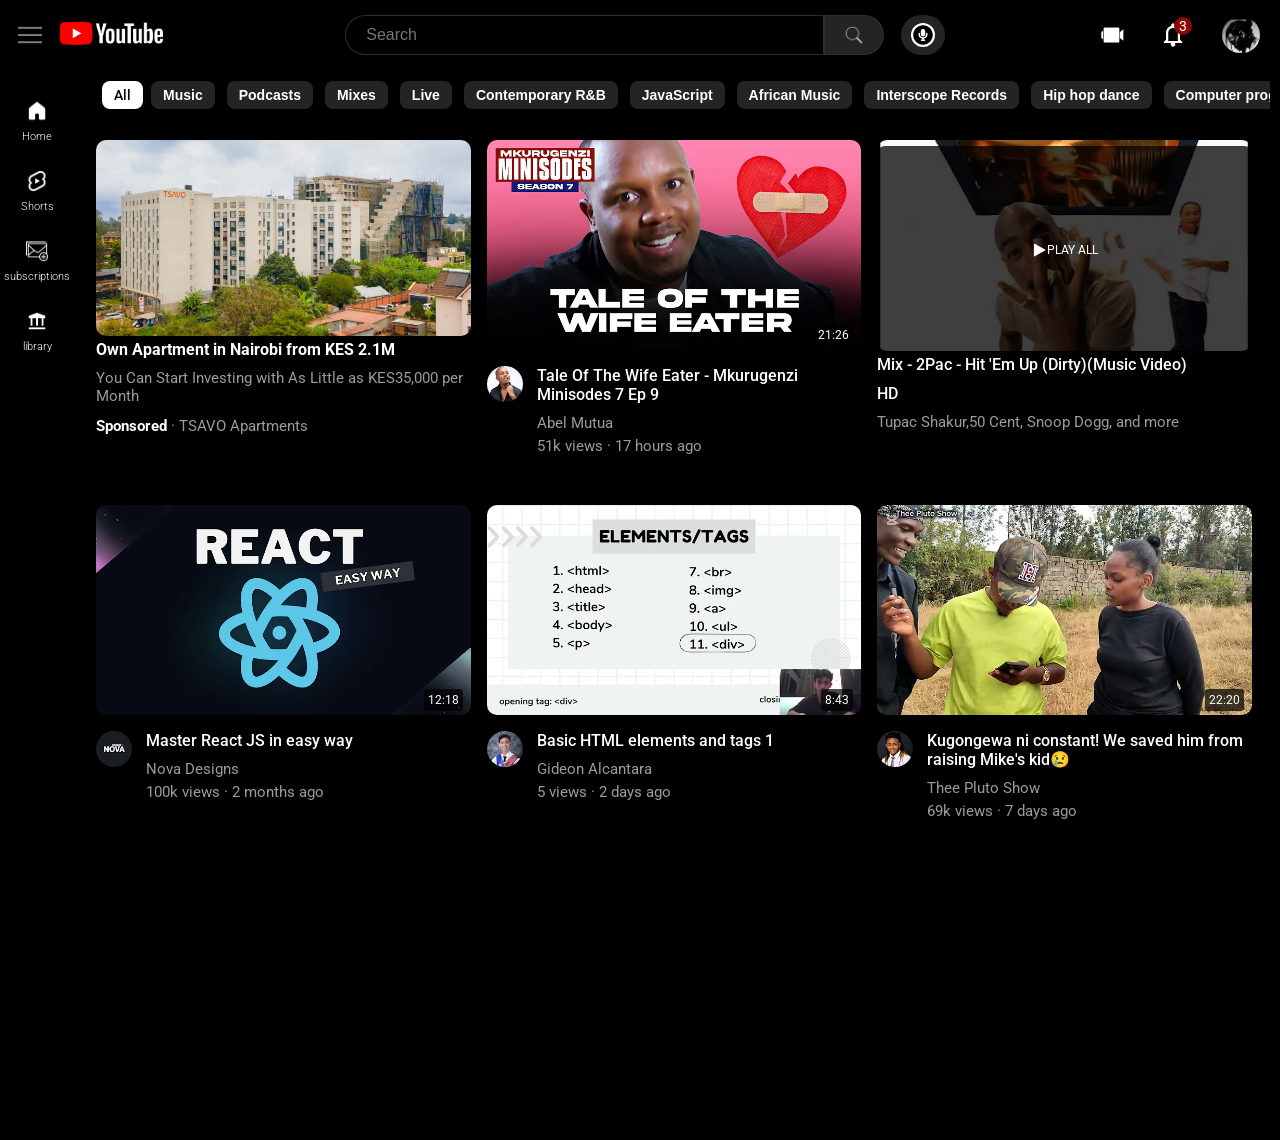
<file: index.html>
<!DOCTYPE html>
<html>
  <head>
    <title>practice.code</title>

    <link rel="preconnect" href="https://fonts.googleapis.com">
    <link rel="preconnect" href="https://fonts.gstatic.com" crossorigin>
    <link href="https://fonts.googleapis.com/css2?family=Roboto:ital,wght@0,100;0,300;0,400;0,500;0,700;0,900;1,100;1,300;1,400;1,500;1,700;1,900&display=swap" rel="stylesheet">

    <link rel="stylesheet" href="video.css">
    <link rel="stylesheet" href="general.css">
    <link rel="stylesheet" href="header.css">
    <link rel="stylesheet" href="youtube-top-nav.css">
    <link rel="stylesheet" href="navigation-bar.css"> 
  </head>
  <body>
    <main>
      <header class="header">
        <div class="left-section">
          <img src="icons/line.png">
          <abbr title="YouTube Home">
            <img src="icons/youtube.png">
          </abbr>     
        </div>
        <div class="middle-section">
          <input type="text" placeholder="Search" class="search-bar">
          <button class="search-icon-button">
            <img class="search-icon" src="icons/search1.png">
            <div class="tooltip">Search</div>
          </button>
          <button class="voice-icon-button">
            <img class="voice-icon" src="icons/mic-circle.svg">
            <div class="tooltip">Search with your voice</div>
          </button>
        </div>
        <div class="right-section">
          <div class="upload-icon-container">
            <img class="camera-icon" src="icons/camera.jpg">
            <div class="tooltip">Create</div>
          </div>
          <div class="notification-icon-container">
            <img class="notification-icon" src="icons/notification.png">
            <div class="notification-count">3</div>
            <div class="tooltip">Notifications</div>
          </div>
          <img class="offset-image" src="thumbnails/offset.jpg">
        </div>
      </header>

      <nav class="youtube-top-navbar">
        <div style="background-color: #fff;
         color: rgb(0,0,0);
         padding: 6px 12px;
         border-radius: 8px;
         margin-right: 8px;
         font-size: 14px;
         font-weight: 500;
         ">All</div>
        <button>Music</button>
        <button>Podcasts</button>
        <button>Mixes</button>
        <button>Live</button>
        <button>Contemporary R&B</button>
        <button>JavaScript</button>
        <button>African Music</button>
        <button>Interscope Records</button>
        <button>Hip hop dance</button>
        <button>Computer programming</button>
        <button>Gaming</button>
        <button>Southern Hip Hop</button>
        <button>Wealth</button>
        <button>Sketch comedy</button>
        <button>Freestyle Rap</button>
        <button>Belief</button>
        <button>Motivation</button>
        <button>recently uploaded</button>
        <button>Watched</button>
        <button>New to you</button>
      </nav>

      <nav class="sidebar">
        <abbr title="Home">
          <div class="sidebar-link">
            <img src="icons/home.png">
            <div>Home</div>
          </div>
        </abbr>
        <abbr title="Shorts">
          <div class="sidebar-link">
            <img src="icons/shorts.png">
            <div>Shorts</div>
          </div>
        </abbr>
        <abbr title="Subscriptions">
          <div class="sidebar-link">
            <img src="icons/subscription.png">
            <div>subscriptions</div>
          </div>
        </abbr>     
        <abbr title="Library">
          <div class="sidebar-link">
            <img src="icons/library.png">
            <div>library</div>
          </div>
        </abbr>      
      </nav>

      <section class="video-grid">
        <a target="_blank" href="https://tsavo.ke/lp/zerodeposit-g/?utm_term=&utm_campaign=Buy+rental+properties+(20-01-2023)+-+Discovery&utm_source=adwords&utm_medium=ppc&hsa_acc=8213487003&hsa_cam=19592352950&hsa_grp=145769219935&hsa_ad=645596621647&hsa_src=&hsa_tgt=&hsa_kw=&hsa_mt=&hsa_net=adwords&hsa_ver=3&gclid=CjwKCAjwmaO4BhAhEiwA5p4YLzNwuRdmSJmTrxbrlntKLjpHEiRcBUb9s7TyNCfeFNvN6pcZbJTofhoCK_YQAvD_BwE">
          <div class="video-preview">
            <div class="thumbnail-row">
              <img class="thumbnail" src="thumbnails/image1.jpg">
            </div> 
            <div>
             <p class="video-title"><strong>Own Apartment in Nairobi from KES 2.1M</strong></p>
             <p class="video-stats" style="margin-bottom: 12px;">You Can Start Investing with As Little as KES35,000 per Month</p>
             <p class="video-stats"><strong>Sponsored</strong> &#183; TSAVO Apartments</p>
            </div>
          </div>
        </a>     

        <a href="https://www.youtube.com/watch?v=6N7dFu5QX3s&pp=ygUWdGFsZSBvZiB0aGUgd2lmZSBlYXRlcg%3D%3D">
          <div class="video-preview">
            <div class="thumbnail-row">
              <img class="thumbnail" src="thumbnails/image2.webp">
              <div class="video-time">21:26</div>
            </div> 
            <div class="video-info">
              <div class="channel-picture">
                <img class="profile-picture" src="channel-picture/channel-picture1.jpg">      
              </div>
              <div>
               <p class="video-title">Tale Of The Wife Eater - Mkurugenzi Minisodes 7 Ep 9</p>
               <p class="video-author">Abel Mutua</p>
               <p class="video-stats">51k views &#183; 17 hours ago</p>
              </div>
            </div>
          </div>
        </a>

        <a href="https://www.youtube.com/watch?v=41qC3w3UUkU&list=RD41qC3w3UUkU&start_radio=1">
          <div class="video-preview">
            <div class="thumbnail-row" style="
              border-top-left-radius: 24px;
              border-top-right-radius: 24px;
              ">
              <img class="thumbnail" src="thumbnails/image3.jpg">  
              <div class="mix-play"><img class="play-icon" src="icons/play.png"> PLAY ALL</div>  
            </div> 
            <div>        
              <div>
               <p class="video-title">Mix - 2Pac - Hit 'Em Up (Dirty)(Music Video)</p>
               <p class="video-title">HD</p>
               <p class="video-stats">Tupac Shakur,50 Cent, Snoop Dogg, and more</p>
              </div>
            </div>
          </div>
        </a>
        
        <a href="https://www.youtube.com/watch?v=E8lXC2mR6-k&pp=ygUPbWFzdGVyIHJlYWN0IGpz">
          <div class="video-preview">
            <div class="thumbnail-row">
              <img class="thumbnail" src="thumbnails/image4.webp">
              <div class="video-time">12:18</div>
            </div> 
            <div class="video-info">  
              <div class="channel-picture">
                <img class="profile-picture" src="channel-picture/channel-picture2.jpg">          
              </div>      
              <div>
               <p class="video-title">Master React JS in easy way</p>
               <p class="video-author">Nova Designs</p>
               <p class="video-stats">100k views &#183; 2 months ago</p>
              </div>
            </div>
          </div>
        </a>  

        <a href="https://www.youtube.com/watch?v=X-ES5DgxEtE&pp=ygUsYmFzaWMgaHRtbCB0YWdzIGFuZCBlbGVtZW50IGdpZGVvbiBhbGNhbnRhcmE%3D">
          <div class="video-preview">
            <div class="thumbnail-row">
              <img class="thumbnail" src="thumbnails/image5.webp">
              <div class="video-time">8:43</div>
            </div> 
            <div class="video-info">  
              <div class="channel-picture">
                <img class="profile-picture" src="channel-picture/channel-picture3.jpg">         
              </div>      
              <div>
               <p class="video-title">Basic HTML elements and tags 1</p>
               <p class="video-author">Gideon Alcantara</p>
               <p class="video-stats">5 views &#183; 2 days ago</p>
              </div>
            </div>
          </div>
        </a>
    
        <a href="https://www.youtube.com/watch?v=EJJpox-hO9s&pp=ygUUdGhlZSBwbHV0byBrdWdvbmdld2E%3D">
          <div class="video-preview">
            <div class="thumbnail-row">
              <img class="thumbnail" src="thumbnails/image6.webp">
              <div class="video-time">22:20</div>
            </div> 
            <div class="video-info">  
              <div class="channel-picture">
                <img class="profile-picture" src="channel-picture/channel-picture4.jpg"> 
              </div>      
              <div>
               <p class="video-title">Kugongewa ni constant! We saved him from raising Mike's kid😢</p>
               <p class="video-author">Thee Pluto Show</p>
               <p class="video-stats">69k views &#183; 7 days ago</p>
              </div>
            </div>
          </div>
        </a>
      </section>
    </main>
  </body>
</html>
</file>
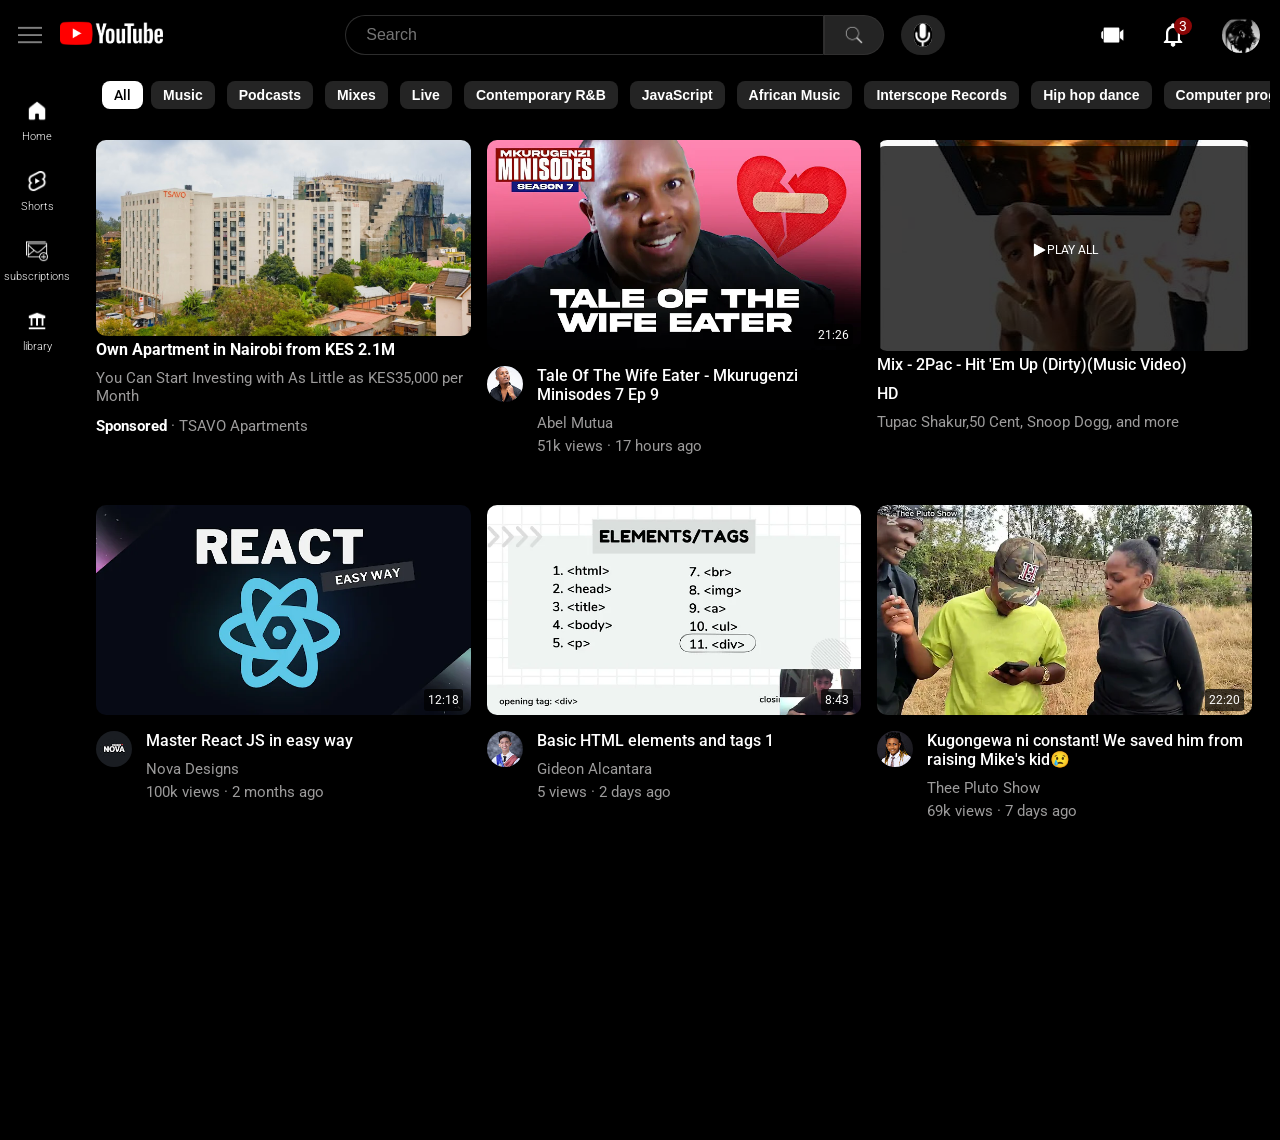
<file: youtube.html>
<!DOCTYPE html>
<html>
  <head>
    <title>practice.code</title>

    <link rel="preconnect" href="https://fonts.googleapis.com">
    <link rel="preconnect" href="https://fonts.gstatic.com" crossorigin>
    <link href="https://fonts.googleapis.com/css2?family=Roboto:ital,wght@0,100;0,300;0,400;0,500;0,700;0,900;1,100;1,300;1,400;1,500;1,700;1,900&display=swap" rel="stylesheet">

    <link rel="stylesheet" href="video.css">
    <link rel="stylesheet" href="general.css">
    <link rel="stylesheet" href="header.css">
    <link rel="stylesheet" href="youtube-top-nav.css">
    <link rel="stylesheet" href="navigation-bar.css"> 
  </head>
  <body>
    <main>
      <header class="header">
        <div class="left-section">
          <img src="icons/line.png">
          <abbr title="YouTube Home">
            <img src="icons/youtube.png">
          </abbr>     
        </div>
        <div class="middle-section">
          <input type="text" placeholder="Search" class="search-bar">
          <button class="search-icon-button">
            <img class="search-icon" src="icons/search2.png">
            <div class="tooltip">Search</div>
          </button>
          <button class="voice-icon-button">
            <img class="voice-icon" src="icons/voice.png">
            <div class="tooltip">Search with your voice</div>
          </button>
        </div>
        <div class="right-section">
          <div class="upload-icon-container">
            <img class="camera-icon" src="icons/camera.jpg">
            <div class="tooltip">Create</div>
          </div>
          <div class="notification-icon-container">
            <img class="notification-icon" src="icons/notification.png">
            <div class="notification-count">3</div>
            <div class="tooltip">Notifications</div>
          </div>
          <img class="offset-image" src="thumbnails/offset.jpg">
        </div>
      </header>

      <nav class="youtube-top-navbar">
        <div style="background-color: #fff;
         color: rgb(0,0,0);
         padding: 6px 12px;
         border-radius: 8px;
         margin-right: 8px;
         font-size: 14px;
         font-weight: 500;
         ">All</div>
        <button>Music</button>
        <button>Podcasts</button>
        <button>Mixes</button>
        <button>Live</button>
        <button>Contemporary R&B</button>
        <button>JavaScript</button>
        <button>African Music</button>
        <button>Interscope Records</button>
        <button>Hip hop dance</button>
        <button>Computer programming</button>
        <button>Gaming</button>
        <button>Southern Hip Hop</button>
        <button>Wealth</button>
        <button>Sketch comedy</button>
        <button>Freestyle Rap</button>
        <button>Belief</button>
        <button>Motivation</button>
        <button>recently uploaded</button>
        <button>Watched</button>
        <button>New to you</button>
      </nav>

      <nav class="sidebar">
        <abbr title="Home">
          <div class="sidebar-link">
            <img src="icons/home.png">
            <div>Home</div>
          </div>
        </abbr>
        <abbr title="Shorts">
          <div class="sidebar-link">
            <img src="icons/shorts.png">
            <div>Shorts</div>
          </div>
        </abbr>
        <abbr title="Subscriptions">
          <div class="sidebar-link">
            <img src="icons/subscription.png">
            <div>subscriptions</div>
          </div>
        </abbr>     
        <abbr title="Library">
          <div class="sidebar-link">
            <img src="icons/library.png">
            <div>library</div>
          </div>
        </abbr>      
      </nav>

      <section class="video-grid">
        <a target="_blank" href="https://tsavo.ke/lp/zerodeposit-g/?utm_term=&utm_campaign=Buy+rental+properties+(20-01-2023)+-+Discovery&utm_source=adwords&utm_medium=ppc&hsa_acc=8213487003&hsa_cam=19592352950&hsa_grp=145769219935&hsa_ad=645596621647&hsa_src=&hsa_tgt=&hsa_kw=&hsa_mt=&hsa_net=adwords&hsa_ver=3&gclid=CjwKCAjwmaO4BhAhEiwA5p4YLzNwuRdmSJmTrxbrlntKLjpHEiRcBUb9s7TyNCfeFNvN6pcZbJTofhoCK_YQAvD_BwE">
          <div class="video-preview">
            <div class="thumbnail-row">
              <img class="thumbnail" src="thumbnails/image1.jpg">
            </div> 
            <div>
             <p class="video-title"><strong>Own Apartment in Nairobi from KES 2.1M</strong></p>
             <p class="video-stats" style="margin-bottom: 12px;">You Can Start Investing with As Little as KES35,000 per Month</p>
             <p class="video-stats"><strong>Sponsored</strong> &#183; TSAVO Apartments</p>
            </div>
          </div>
        </a>     

        <a href="https://www.youtube.com/watch?v=6N7dFu5QX3s&pp=ygUWdGFsZSBvZiB0aGUgd2lmZSBlYXRlcg%3D%3D">
          <div class="video-preview">
            <div class="thumbnail-row">
              <img class="thumbnail" src="thumbnails/image2.webp">
              <div class="video-time">21:26</div>
            </div> 
            <div class="video-info">
              <div class="channel-picture">
                <img class="profile-picture" src="channel-picture/channel-picture1.jpg">      
              </div>
              <div>
               <p class="video-title">Tale Of The Wife Eater - Mkurugenzi Minisodes 7 Ep 9</p>
               <p class="video-author">Abel Mutua</p>
               <p class="video-stats">51k views &#183; 17 hours ago</p>
              </div>
            </div>
          </div>
        </a>

        <a href="https://www.youtube.com/watch?v=41qC3w3UUkU&list=RD41qC3w3UUkU&start_radio=1">
          <div class="video-preview">
            <div class="thumbnail-row" style="
              border-top-left-radius: 24px;
              border-top-right-radius: 24px;
              ">
              <img class="thumbnail" src="thumbnails/image3.jpg">  
              <div class="mix-play"><img class="play-icon" src="icons/play.png"> PLAY ALL</div>  
            </div> 
            <div>        
              <div>
               <p class="video-title">Mix - 2Pac - Hit 'Em Up (Dirty)(Music Video)</p>
               <p class="video-title">HD</p>
               <p class="video-stats">Tupac Shakur,50 Cent, Snoop Dogg, and more</p>
              </div>
            </div>
          </div>
        </a>
        
        <a href="https://www.youtube.com/watch?v=E8lXC2mR6-k&pp=ygUPbWFzdGVyIHJlYWN0IGpz">
          <div class="video-preview">
            <div class="thumbnail-row">
              <img class="thumbnail" src="thumbnails/image4.webp">
              <div class="video-time">12:18</div>
            </div> 
            <div class="video-info">  
              <div class="channel-picture">
                <img class="profile-picture" src="channel-picture/channel-picture2.jpg">          
              </div>      
              <div>
               <p class="video-title">Master React JS in easy way</p>
               <p class="video-author">Nova Designs</p>
               <p class="video-stats">100k views &#183; 2 months ago</p>
              </div>
            </div>
          </div>
        </a>  

        <a href="https://www.youtube.com/watch?v=X-ES5DgxEtE&pp=ygUsYmFzaWMgaHRtbCB0YWdzIGFuZCBlbGVtZW50IGdpZGVvbiBhbGNhbnRhcmE%3D">
          <div class="video-preview">
            <div class="thumbnail-row">
              <img class="thumbnail" src="thumbnails/image5.webp">
              <div class="video-time">8:43</div>
            </div> 
            <div class="video-info">  
              <div class="channel-picture">
                <img class="profile-picture" src="channel-picture/channel-picture3.jpg">         
              </div>      
              <div>
               <p class="video-title">Basic HTML elements and tags 1</p>
               <p class="video-author">Gideon Alcantara</p>
               <p class="video-stats">5 views &#183; 2 days ago</p>
              </div>
            </div>
          </div>
        </a>
    
        <a href="https://www.youtube.com/watch?v=EJJpox-hO9s&pp=ygUUdGhlZSBwbHV0byBrdWdvbmdld2E%3D">
          <div class="video-preview">
            <div class="thumbnail-row">
              <img class="thumbnail" src="thumbnails/image6.webp">
              <div class="video-time">22:20</div>
            </div> 
            <div class="video-info">  
              <div class="channel-picture">
                <img class="profile-picture" src="channel-picture/channel-picture4.jpg"> 
              </div>      
              <div>
               <p class="video-title">Kugongewa ni constant! We saved him from raising Mike's kid😢</p>
               <p class="video-author">Thee Pluto Show</p>
               <p class="video-stats">69k views &#183; 7 days ago</p>
              </div>
            </div>
          </div>
        </a>
      </section>
    </main>
  </body>
</html>
</file>
<file: video.css>
.video-grid{
  display: grid;
  grid-template-columns: 1fr 1fr 1fr;
  column-gap: 16px;
  row-gap: 45px;
}

@media(max-width: 700px){
  .video-grid{
    grid-template-columns: 1fr;
  }
}

@media(min-width: 701px) and (max-width: 1000px){
  .video-grid{
    grid-template-columns: 1fr 1fr;
  }
}

@media(min-with: 1001px){
  .video-grid{
    grid-template-columns: 1fr 1fr 1fr;
  }
}

.video-preview{
  cursor: pointer; 
}

.video-preview:hover{
  .thumbnail{
  border-radius: 0px;
  }
}

.thumbnail{
  width: 100%;
  object-fit: cover;
  border-radius: 10px;
  transition: 0.2s;
}

.thumbnail-row{
  position: relative;
}

.video-time{
  position: absolute;
  background-color: rgba(0, 0, 0, 0.7);
  bottom: 8px;
  right: 8px;
  font-size: 12px;
  padding: 4px;
  border-radius: 3px;
}

.mix-play{
  display: flex;
  align-items: center;
  justify-content: center;
  position: absolute;
  bottom: 0;
  right: 0;
  left: 0;
  top: 6px;
  border-top-left-radius: 8px;
  border-top-right-radius: 8px;
  background-color: rgba(0, 0, 0, 0.75);
  font-size: 12px;
}

.play-icon{
  height: 16px;
}

.video-title{
  font-size: 16px;
  font-weight: 500;
  margin-bottom: 10px;
}

.video-stats, .video-author{
  color: rgb(156, 155, 155);
  font-size: 15px;
  margin-bottom: 5px;
}

.video-info{
  display: grid;
  grid-template-columns: 50px 1fr;
  margin-top: 12px;
}

.profile-picture{
  width: 36px;
  border-radius: 50%;
}
</file>
<file: general.css>
body{
  height: 1000px;
  font-family: Roboto, Arial;
  background-color: black !important;
  color: #fff;
  margin: 0;
  padding-top: 140px;
  padding-left: 96px;
  padding-right: 28px;
}

p{
  margin: 0;
}

strong{
  color:#fff;
}

button{
  background-color: rgb(36, 36, 36) !important;
  border: none;
}

a{
  color: #fff;
  text-decoration: none;
}

a:visited{
  color: inherit;
  text-decoration: none;
}

abbr{
  text-decoration: none;
}
</file>
<file: header.css>
.header{
  position: fixed;
  height: 70px;
  display:flex;
  flex-direction: row;
  justify-content: space-between;
  align-items: center;
  background-color: rgb(0, 0, 0);
  top: 0;
  left: 0;
  right: 0;
  z-index: 100;
}

.left-section{
  display: flex;
  align-items: center;
  margin-right: 60px;
}

.left-section img{
  height: 24px;
  margin-left: 18px;
  cursor: pointer;
}

.middle-section{
  display: flex;
  flex: 1;
  max-width: 600px;
}
.search-bar{
  font-size: 16px;
  color: #fff;
  height: 36px;
  width: 0;
  padding-left: 10px;
  border: 1px solid rgba(113, 113, 113, 0.4);
  border-radius: 2px;
  box-shadow: inset 1px 2px 3px rgba(0, 0, 0, 0.05);
  background-color: black;
  border-top-left-radius: 40px;
  border-bottom-left-radius: 40px;
  flex: 1;
  transition: border 0.3s ease;
 padding-left: 20px;
}

input:focus{
  border-color: rgb(12, 12, 178);
  border-width: 1px;
  outline: none;
  box-shadow: inset 1px 1px 4px rgba(96, 96, 96, 0.7);
}

.input::placeholder{
  margin-left: 80px;
}

.search-icon-button{
  height: 40px;
  width: 60px;
  border: 1px solid rgba(65, 64, 64, 0.4);
  border-top-right-radius: 30px;
  border-bottom-right-radius: 30px;
  margin-right: 16px;
  cursor: pointer;
}

.search-icon-button,
.voice-icon-button,
.upload-icon-container,
.notification-icon-container{
  display: flex;
  align-items: center;
  justify-content: center;
  position: relative;
}

.search-icon-button .tooltip,
.voice-icon-button .tooltip,
.upload-icon-container .tooltip,
.notification-icon-container .tooltip{
  position: absolute;
  background-color: rgba(96, 95, 95, 0.9);
  color: #fff;
  white-space: nowrap;
  padding: 10px 6px;
  border-radius: 6px;
  font-size: 12px;
  bottom: -60px;
  opacity: 0;
  transition: opacity 0.2s ease;
  pointer-events: none;
}

.search-icon-button:hover .tooltip,
.voice-icon-button:hover .tooltip,
.upload-icon-container:hover .tooltip,
.notification-icon-container:hover .tooltip{
  opacity: 1;
}

.search-icon{
  height: 24px;
}

.voice-icon{
  height: 24px;
  background-color: #fff;
  border-radius: 24px;
}

.voice-icon-button{
  margin-left: 1px;
  width: 44px;
  border-radius: 30px;
  cursor: pointer;
}

.right-section{
  display: flex;
  justify-content: space-between;
  align-items: center;
  width: 160px;
  margin-right: 20px;
  margin-left: 32px;
  flex-shrink: 0;
}

.camera-icon{
  height: 16px;
  width: 24px;
  cursor: pointer;
}

.notification-icon{
  height: 28px;
}

.notification-icon-container{
  position: relative;
  cursor: pointer;
}

.notification-count{
  font-size: 14px;
  position: absolute;
  background-color: rgb(139, 7, 7);
  padding: 1px 5px;
  border-radius: 10px;
  top: -4px;
  right: -5px;
}

.offset-image{
  height: 36px;
  border-radius: 24px;
  cursor: pointer;
}
</file>
<file: youtube-top-nav.css>
.youtube-top-navbar {
  position: fixed;
  margin-left: 20px;
  height: 50px;
  right: 10px;
  left: 72px; /* Make it stretch from left to right */
  top: 70px;
  overflow-x: auto; /* Allow horizontal scrolling */
  white-space: nowrap; /* Prevent buttons from wrapping to the next line */
  background-color: rgb(0, 0, 0);
  padding-left: 10px; /* Add some padding to the left */
  display: flex; /* Align buttons in a row */
  align-items: center; /* Center the buttons vertically within the nav */
  z-index: 50;
}

.youtube-top-navbar button {
  color: #fff;
  font-weight: 600;
  background-color: rgb(50, 50, 50); /* Add background color for button contrast */
  margin-right: 8px; /* Space between buttons */
  border: none;
  padding: 6px 12px; /* Adjust padding for the button size */
  border-radius: 8px;
  cursor: pointer;
  font-size: 14px;
  margin: 1px 12px 1px 0;
}

.youtube-top-navbar button:hover {
  background-color: rgb(212, 72, 72); /* Change background on hover */
}

/* Optional: Add a custom scrollbar */
.youtube-top-navbar::-webkit-scrollbar {
  height: 8px;
}

.youtube-top-navbar::-webkit-scrollbar-thumb {
  background-color: rgb(80, 80, 80); /* Dark scrollbar */
  border-radius: 10px;
}

.youtube-top-navbar::-webkit-scrollbar-track {
  background-color: rgb(40, 40, 40); /* Track background */
}
</file>
<file: navigation-bar.css>
.sidebar{
  position: fixed;
  left: 0;
  bottom: 0;
  padding-top: 26px;
  top: 60px;
  width: 74px;
}

.sidebar-link{
  display: flex;
  flex-direction: column;
  align-items: center;
  justify-content: center;
  height: 70px;
  width: 62px;
  cursor: pointer;
  margin-left: 6px;
  border-radius: 10px;
}

.sidebar-link:hover{
  background-color: rgb(36, 33, 33);
}

.sidebar img{
  height: 22px;
  margin-bottom: 8px;
}

.sidebar-link div{
  font-size: 11px;
  font-weight: 300;
  color: #fff;
}
</file>
